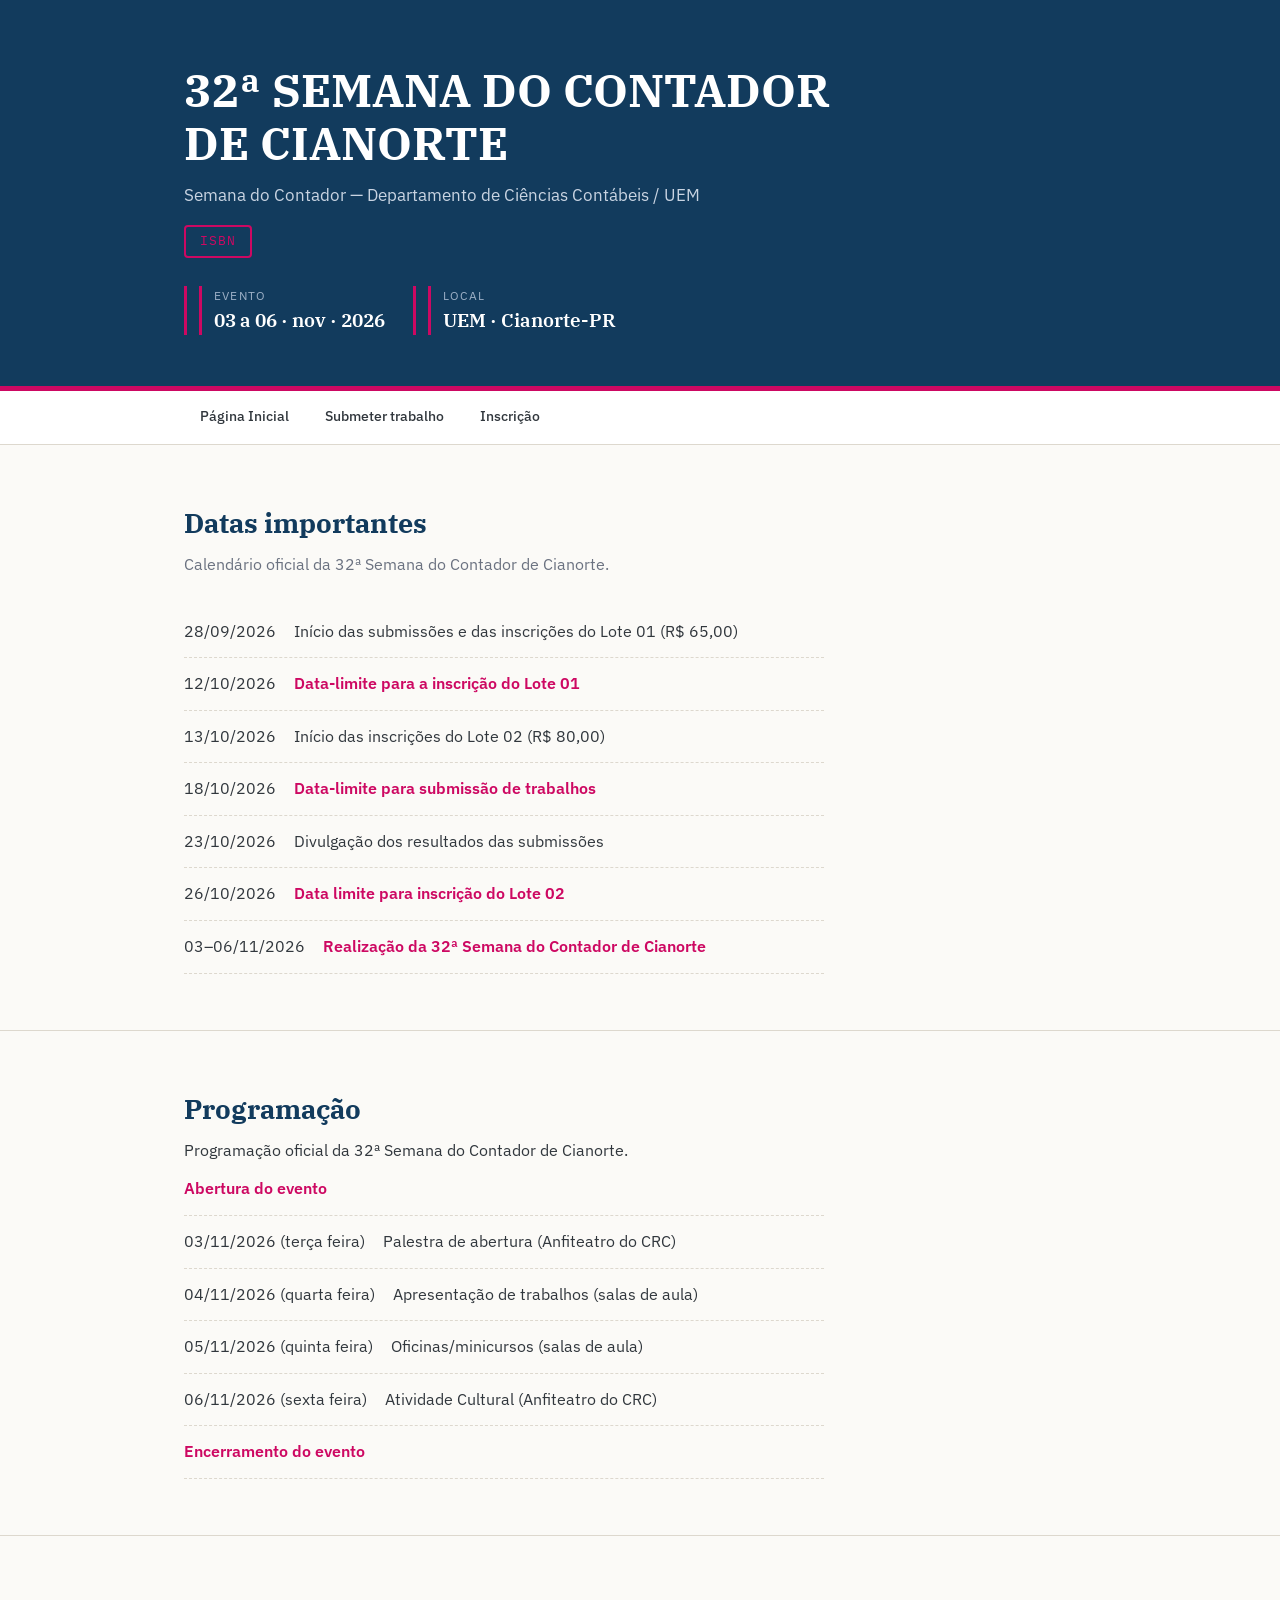
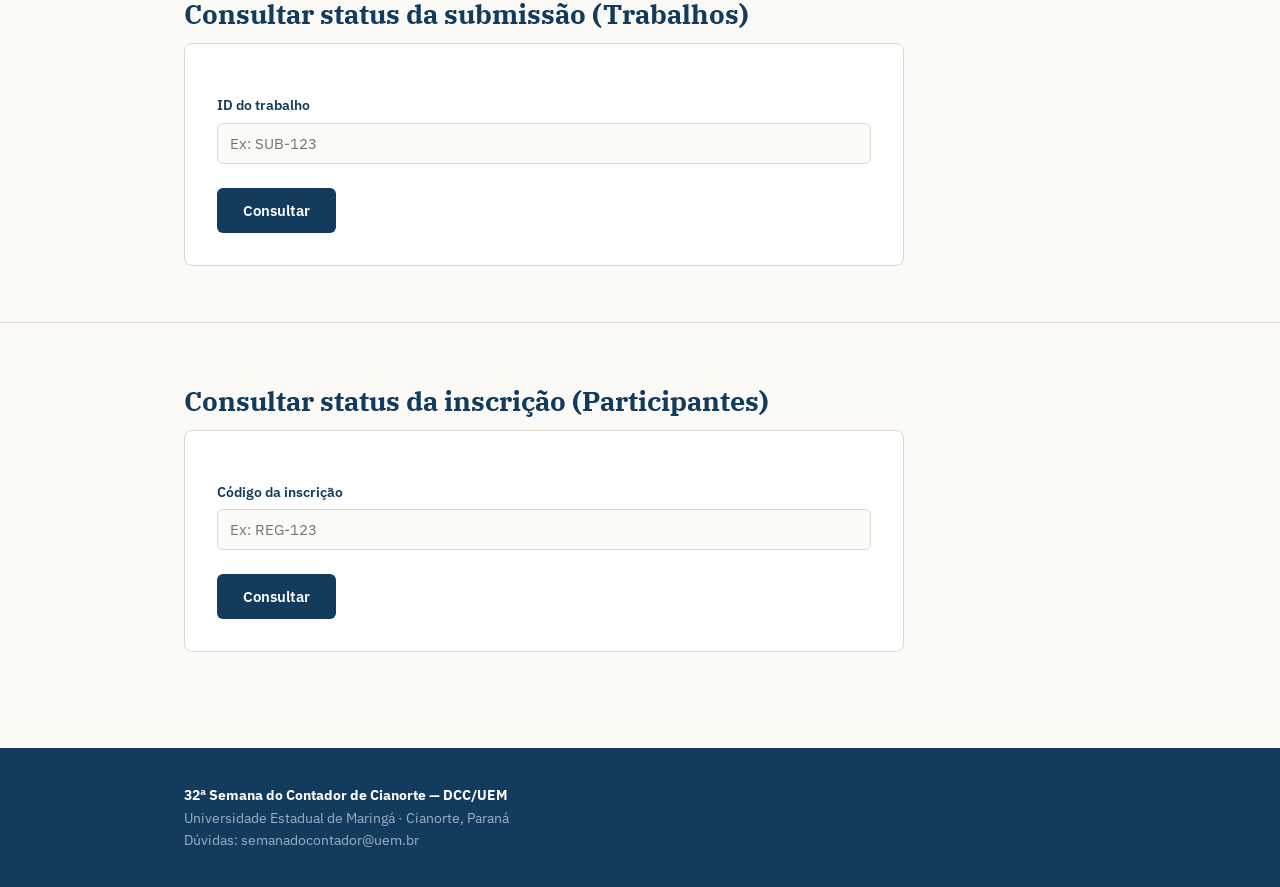
<file: index.html>
<!DOCTYPE html>
<html lang="pt-BR">
<head>
<meta charset="UTF-8">
<meta name="viewport" content="width=device-width, initial-scale=1.0">
<title>32ª Semana do Contador de Cianorte</title>
<link rel="preconnect" href="https://fonts.googleapis.com">
<link rel="preconnect" href="https://fonts.gstatic.com" crossorigin>
<link href="https://fonts.googleapis.com/css2?family=IBM+Plex+Serif:wght@500;600;700&family=IBM+Plex+Sans:wght@400;500;600&family=IBM+Plex+Mono:wght@500&display=swap" rel="stylesheet">
<link rel="stylesheet" href="style.css">
</head>
<body>

<!-- HEADER PADRONIZADO -->
<header>
  <div class="container">
    <h1>32ª SEMANA DO CONTADOR DE CIANORTE</h1>
    <p class="sub">Semana do Contador — Departamento de Ciências Contábeis / UEM</p>
    <span class="issn">ISBN</span>
    <div class="datas-topo">
      <div><div class="rotulo">Evento</div><div class="valor">03 a 06 · nov · 2026</div></div>
      <div><div class="rotulo">Local</div><div class="valor">UEM · Cianorte-PR</div></div>
    </div>
  </div>
</header>

<!-- NAV PADRONIZADA -->
<nav aria-label="Navegação">
  <div class="container">
    <a href="index.html">Página Inicial</a>
    <a href="submeter.html">Submeter trabalho</a>
    <a href="registro.html">Inscrição</a>
  </div>
</nav>

<section id="datas">
  <div class="container">
    <h2>Datas importantes</h2>
    <p class="h2-sub">Calendário oficial da 32ª Semana do Contador de Cianorte.</p>
    <ul class="cronograma">
      <li><span class="data-mono">28/09/2026</span><span class="etapa">Início das submissões e das inscrições do Lote 01 (R$ 65,00)</span></li>
      <li class="destaque"><span class="data-mono">12/10/2026</span><span class="etapa">Data-limite para a inscrição do Lote 01</span></li>
      <li><span class="data-mono">13/10/2026</span><span class="etapa">Início das inscrições do Lote 02 (R$ 80,00)</span></li>
      <li class="destaque"><span class="data-mono">18/10/2026</span><span class="etapa">Data-limite para submissão de trabalhos</span></li>
      <li><span class="data-mono">23/10/2026</span><span class="etapa">Divulgação dos resultados das submissões</span></li>
      <li class="destaque"><span class="data-mono">26/10/2026</span><span class="etapa">Data limite para inscrição do Lote 02</span></li>
      <li class="destaque"><span class="data-mono">03–06/11/2026</span><span class="etapa">Realização da 32ª Semana do Contador de Cianorte</span></li>
    </ul>
  </div>
</section>
<section id="programacao">
  <div class="container">
    <h2>Programação</h2>
    <p>Programação oficial da 32ª Semana do Contador de Cianorte.</p>
    <ul class="cronograma">
      <li class="destaque"><span class="etapa">Abertura do evento</span></li>
      <li><span class="data-mono">03/11/2026 (terça feira)</span><span class="etapa">Palestra de abertura (Anfiteatro do CRC)</span></li>
      <li><span class="data-mono">04/11/2026 (quarta feira)</span><span class="etapa">Apresentação de trabalhos (salas de aula)</span></li>
      <li><span class="data-mono">05/11/2026 (quinta feira)</span><span class="etapa">Oficinas/minicursos (salas de aula)</span></li>
      <li><span class="data-mono">06/11/2026 (sexta feira)</span><span class="etapa">Atividade Cultural (Anfiteatro do CRC)</span></li>
      <li class="destaque"><span class="etapa">Encerramento do evento</span></li>
    </ul>
  </div>
</section>

<!-- SEÇÕES INFORMATIVAS (Categorias, Áreas, Normas) Omitidas aqui por brevidade, mas devem ser mantidas conforme o original -->

<section id="status-submissao">
  <div class="container">
    <h2>Consultar status da submissão (Trabalhos)</h2>
    <div class="card">
      <label for="input-id-sub">ID do trabalho</label>
      <input type="text" id="input-id-sub" class="mono" placeholder="Ex: SUB-123">
      <button type="button" class="botao" onclick="consultarStatusSubmissao()">Consultar</button>
      <div id="resultado-status-sub"></div>
    </div>
  </div>
</section>

<section id="status-inscricao">
  <div class="container">
    <h2>Consultar status da inscrição (Participantes)</h2>
    <div class="card">
      <label for="input-id-reg">Código da inscrição</label>
      <input type="text" id="input-id-reg" class="mono" placeholder="Ex: REG-123">
      <button type="button" class="botao" onclick="consultarStatusInscricao()">Consultar</button>
      <div id="resultado-status-reg"></div>
    </div>
  </div>
</section>

<!-- FOOTER PADRONIZADO -->
<footer>
  <div class="container">
    <strong>32ª Semana do Contador de Cianorte — DCC/UEM</strong><br>
    Universidade Estadual de Maringá · Cianorte, Paraná<br>
    Dúvidas: semanadocontador@uem.br    
  </div>
</footer>

<script>
const SCRIPT_URL = "https://script.google.com/macros/s/AKfycbzW8_iEJt5ubLozWt9yFX-xvOyPUynnAjL249JZ4EJXSyOd_7Y-egoFu5Z4Dwg5lYqYSA/exec";

async function consultarStatusSubmissao() {
  const id = document.getElementById("input-id-sub").value.trim();
  const out = document.getElementById("resultado-status-sub");
  if (!id) { out.innerHTML = '<div class="msg-erro">Informe o ID.</div>'; return; }
  out.innerHTML = '<p>Consultando...</p>';
  try {
    const resp = await fetch(SCRIPT_URL + "?action=status&id=" + encodeURIComponent(id));
    const d = await resp.json();
    if (!d.ok) { out.innerHTML = '<div class="msg-erro">' + d.erro + '</div>'; return; }
    out.innerHTML = `<div class="status-caixa"><strong>${d.id}</strong> — ${d.titulo}<br>Status: <strong>${d.status}</strong></div>`;
    //out.innerHTML = `<div class="status-caixa"><strong>${d.id}</strong> — ${d.titulo}<br>Status: <strong>${d.status}</strong>${d.dataResultado ? `<br>Data de Aprovação: <strong>${d.dataResultado}</strong>` : ''}</div>`;
  } catch (e) { out.innerHTML = '<div class="msg-erro">Erro na consulta.</div>'; }
}

async function consultarStatusInscricao() {
  const id = document.getElementById("input-id-reg").value.trim();
  const out = document.getElementById("resultado-status-reg");
  if (!id) { out.innerHTML = '<div class="msg-erro">Informe o Código.</div>'; return; }
  out.innerHTML = '<p>Consultando...</p>';
  try {
    const resp = await fetch(SCRIPT_URL + "?action=status_registro&id=" + encodeURIComponent(id));
    const d = await resp.json();
    if (!d.ok) { out.innerHTML = '<div class="msg-erro">' + d.erro + '</div>'; return; }
    out.innerHTML = `<div class="status-caixa">Código: <strong>${d.id}</strong><br>Nome: ${d.nome}<br>Status: <strong>${d.status}</strong></div>`;
  } catch (e) { out.innerHTML = '<div class="msg-erro">Erro na consulta.</div>'; }
}
</script>
</body>
</html>
</file>
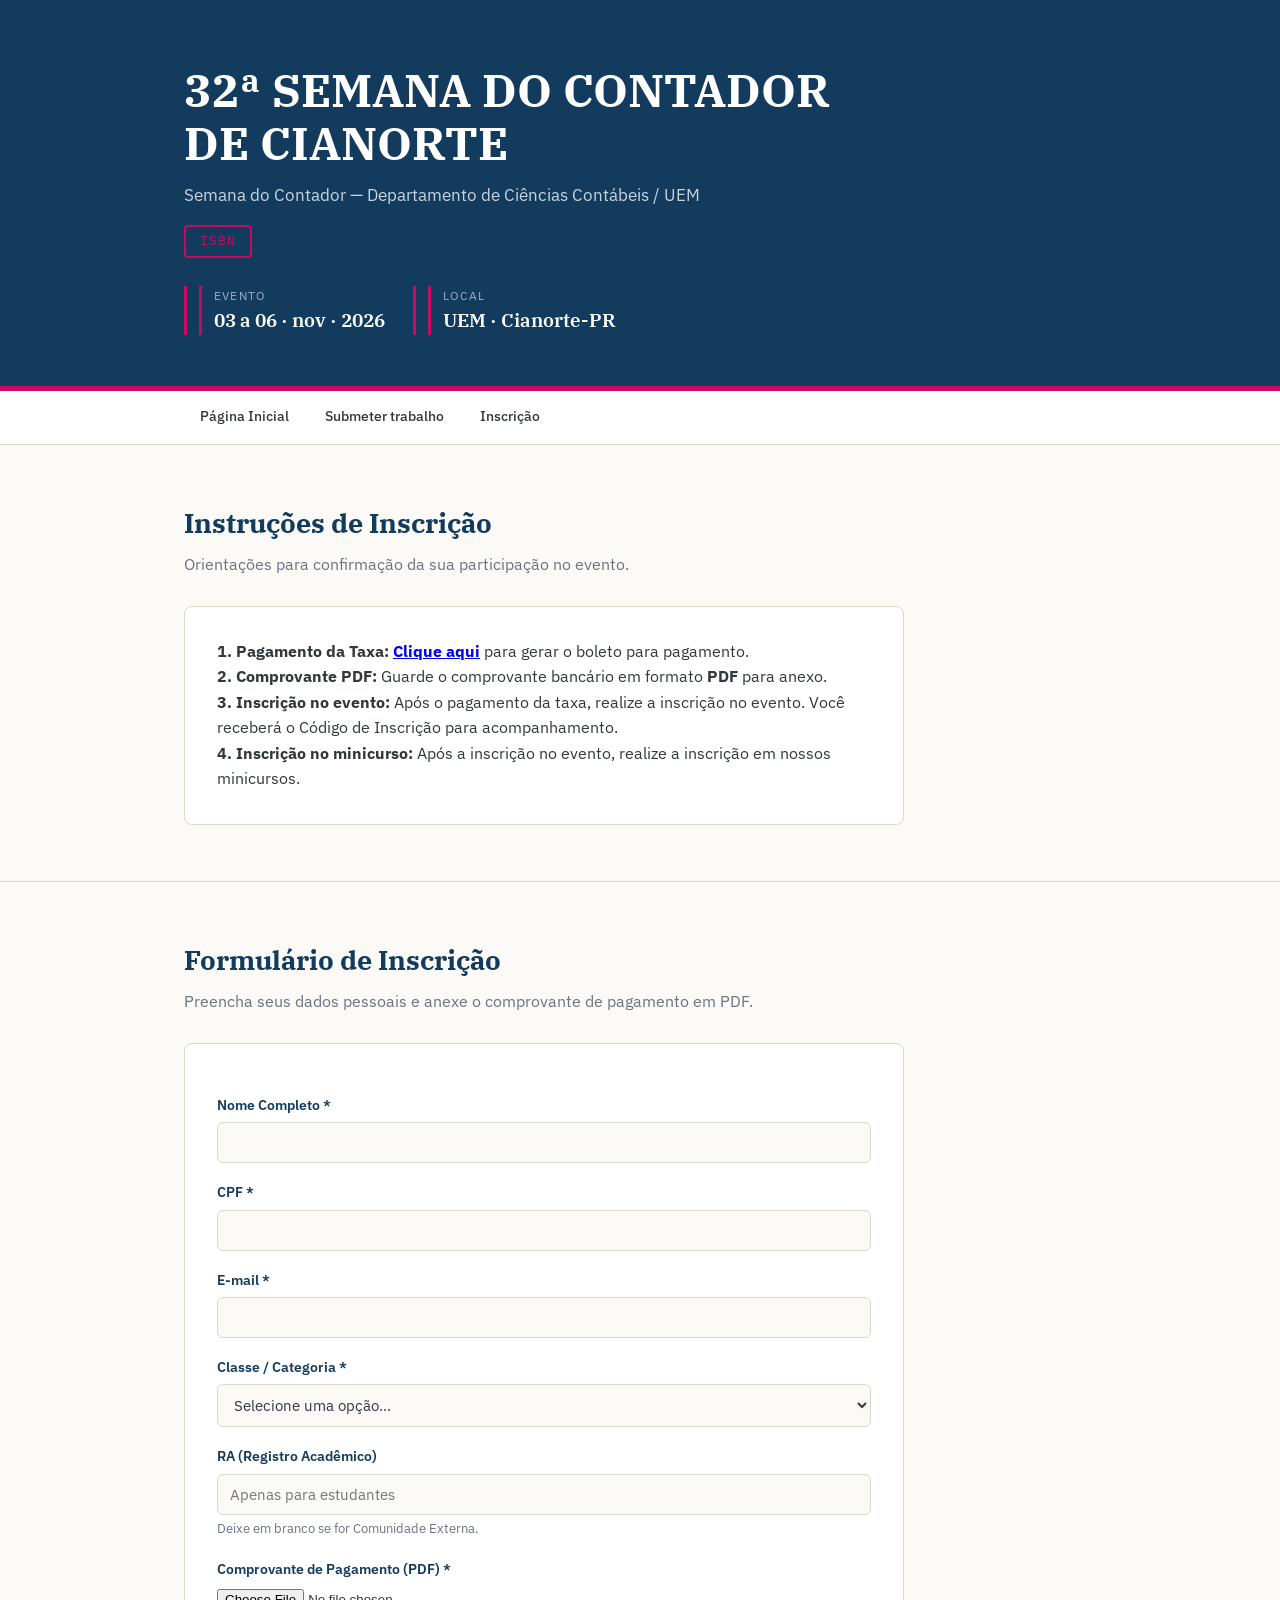
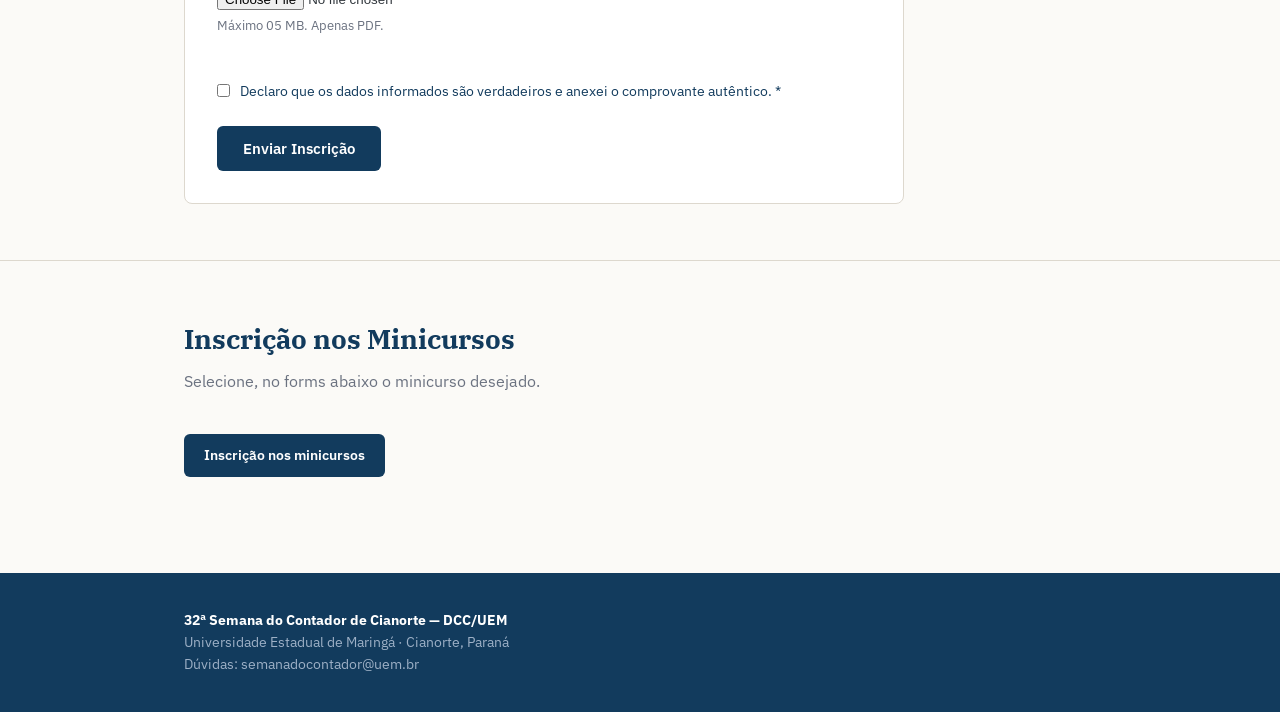
<file: registro.html>
<!DOCTYPE html>
<html lang="pt-BR">

<head>
  <meta charset="UTF-8">
  <meta name="viewport" content="width=device-width, initial-scale=1.0">
  <title>Inscrição - 32ª Semana do Contador de Cianorte</title>
  <!-- Manter as mesmas tags CSS de index_2.html aqui -->
  <link rel="preconnect" href="https://fonts.googleapis.com">
  <link rel="preconnect" href="https://fonts.gstatic.com" crossorigin>
  <link
    href="https://fonts.googleapis.com/css2?family=IBM+Plex+Serif:wght@500;600;700&family=IBM+Plex+Sans:wght@400;500;600&family=IBM+Plex+Mono:wght@500&display=swap"
    rel="stylesheet">
  <link rel="stylesheet" href="style.css">
  <!--- <style>
    :root {
      --tinta: #123B5D;
      --tinta-claro: #2A3270;
      --papel: #FBFAF7;
      --grafite: #31373D;
      --cinza: #6B7280;
      --linha: #DDD8CE;
      --ouro: #CD0862;
      --ouro-claro: #FFF8DC;
      --verde: #2F7D4F;
      --vermelho: #B3402E;
      --branco: #FFFFFF;
      --ciano: #3EC6D0;
    }

    * {
      margin: 0;
      padding: 0;
      box-sizing: border-box
    }

    html {
      scroll-behavior: smooth
    }

    body {
      font-family: 'IBM Plex Sans', sans-serif;
      background: var(--papel);
      color: var(--grafite);
      line-height: 1.6;
      font-size: 16px
    }

    h1,
    h2,
    h3 {
      font-family: 'IBM Plex Serif', serif;
      color: var(--tinta)
    }

    .mono {
      font-family: 'IBM Plex Mono', monospace
    }

    .container {
      max-width: 960px;
      margin: 0 auto;
      padding: 0 24px
    }

    /* ---------- CABEÇALHO PADRONIZADO ---------- */
    header {
      background: var(--tinta);
      color: var(--branco);
      padding: 64px 0 56px;
      position: relative;
      overflow: hidden
    }

    header::after {
      content: "";
      position: absolute;
      left: 0;
      right: 0;
      bottom: 0;
      height: 5px;
      background: var(--ouro)
    }

    header h1 {
      color: var(--branco);
      font-size: clamp(30px, 5vw, 46px);
      line-height: 1.15;
      font-weight: 700;
      max-width: 720px
    }

    header .sub {
      margin-top: 12px;
      font-size: 17px;
      color: #C9D4E2;
      max-width: 640px
    }

    .issn {
      display: inline-block;
      margin-top: 16px;
      border: 2px solid var(--ouro);
      color: var(--ouro);
      padding: 4px 14px;
      font-family: 'IBM Plex Mono', monospace;
      font-size: 13px;
      letter-spacing: .08em;
      border-radius: 4px
    }

    .datas-topo {
      margin-top: 28px;
      display: flex;
      gap: 28px;
      flex-wrap: wrap
    }

    .datas-topo div {
      border-left: 3px solid var(--ouro);
      padding-left: 12px
    }

    .datas-topo .rotulo {
      font-size: 12px;
      letter-spacing: .1em;
      text-transform: uppercase;
      color: #9DB0C6
    }

    .datas-topo .valor {
      font-family: 'IBM Plex Serif', serif;
      font-size: 19px;
      font-weight: 600;
      color: var(--branco)
    }

    /* ---------- NAVEGAÇÃO PADRONIZADA ---------- */
    nav {
      background: var(--branco);
      border-bottom: 1px solid var(--linha);
      position: sticky;
      top: 0;
      z-index: 50
    }

    nav .container {
      display: flex;
      gap: 4px;
      overflow-x: auto
    }

    nav a {
      padding: 14px 16px;
      font-size: 14px;
      font-weight: 500;
      color: var(--grafite);
      text-decoration: none;
      white-space: nowrap;
      border-bottom: 2px solid transparent
    }

    nav a:hover,
    nav a:focus-visible {
      color: var(--tinta);
      border-bottom-color: var(--ouro);
      outline: none
    }

    /* ---------- SEÇÕES ---------- */
    section {
      padding: 56px 0
    }

    section+section {
      border-top: 1px solid var(--linha)
    }

    h2 {
      font-size: 27px;
      margin-bottom: 8px
    }

    .h2-sub {
      color: var(--cinza);
      margin-bottom: 28px;
      max-width: 640px
    }

    /* ---------- CATEGORIAS ---------- */
    .cat-grid {
      display: grid;
      grid-template-columns: 1fr 1fr;
      gap: 18px;
      max-width: 640px
    }

    .cat-card {
      border: 2px solid var(--ouro);
      border-radius: 8px;
      padding: 18px
    }

    .cat-card h3 {
      color: var(--ouro);
      font-size: 18px;
      margin-bottom: 6px
    }

    .cat-card p {
      font-size: 14px;
      color: var(--cinza)
    }

    /* ---------- ÁREAS TEMÁTICAS ---------- */
    .areas-list {
      list-style: none;
      max-width: 640px
    }

    .areas-list li {
      padding: 10px 0;
      border-bottom: 1px solid var(--linha);
      display: flex;
      gap: 12px;
      align-items: baseline
    }

    .areas-list .num {
      font-family: 'IBM Plex Serif', serif;
      font-size: 22px;
      font-weight: 600;
      color: var(--ouro);
      min-width: 32px
    }

    /* ---------- FORMULÁRIOS ---------- */
    .card {
      background: var(--branco);
      border: 1px solid var(--linha);
      border-radius: 8px;
      padding: 32px;
      max-width: 720px
    }

    label {
      display: block;
      font-size: 14px;
      font-weight: 600;
      color: var(--tinta);
      margin: 18px 0 6px
    }

    input[type=text],
    input[type=email],
    select,
    textarea {
      width: 100%;
      padding: 10px 12px;
      border: 1px solid var(--linha);
      border-radius: 6px;
      font-family: 'IBM Plex Sans', sans-serif;
      font-size: 15px;
      background: var(--papel);
      color: var(--grafite)
    }

    input:focus,
    select:focus,
    textarea:focus {
      outline: 2px solid var(--tinta-claro);
      outline-offset: 1px;
      border-color: var(--tinta-claro)
    }

    textarea {
      min-height: 120px;
      resize: vertical
    }

    .hint {
      font-size: 13px;
      color: var(--cinza);
      margin-top: 4px
    }

    .autor-bloco {
      border: 1px dashed var(--linha);
      border-radius: 6px;
      padding: 14px 16px 18px;
      margin-top: 10px;
      position: relative
    }

    .autor-bloco .tag {
      font-family: 'IBM Plex Mono', monospace;
      font-size: 12px;
      color: var(--ouro);
      text-transform: uppercase;
      letter-spacing: .08em
    }

    .remover-autor {
      position: absolute;
      top: 10px;
      right: 12px;
      background: none;
      border: none;
      color: var(--vermelho);
      cursor: pointer;
      font-size: 13px;
      font-family: inherit
    }

    .botao {
      display: inline-block;
      background: var(--tinta);
      color: var(--branco);
      border: none;
      border-radius: 6px;
      padding: 13px 26px;
      font-size: 15px;
      font-weight: 600;
      font-family: 'IBM Plex Sans', sans-serif;
      cursor: pointer;
      margin-top: 24px
    }

    .botao:hover {
      background: var(--tinta-claro)
    }

    .botao:focus-visible {
      outline: 3px solid var(--ouro);
      outline-offset: 2px
    }

    .botao[disabled] {
      opacity: .55;
      cursor: wait
    }

    .botao-sec {
      background: none;
      border: 1px solid var(--tinta);
      color: var(--tinta);
      border-radius: 6px;
      padding: 9px 16px;
      font-size: 14px;
      font-weight: 500;
      cursor: pointer;
      font-family: inherit;
      margin-top: 12px
    }

    .botao-sec:hover {
      background: var(--ouro-claro)
    }

    .msg-ok {
      background: #E8F3EC;
      border-left: 3px solid var(--verde);
      padding: 16px;
      border-radius: 0 6px 6px 0;
      margin-top: 20px
    }

    .msg-erro {
      background: #FBEAE6;
      border-left: 3px solid var(--vermelho);
      padding: 16px;
      border-radius: 0 6px 6px 0;
      margin-top: 20px;
      font-size: 14px
    }

    .msg-ok .id {
      font-family: 'IBM Plex Mono', monospace;
      font-size: 22px;
      font-weight: 600;
      color: var(--tinta);
      display: block;
      margin: 6px 0
    }

    .check-linha {
      display: flex;
      gap: 10px;
      align-items: flex-start;
      margin-top: 18px;
      font-size: 14px
    }

    .check-linha input {
      margin-top: 4px
    }

    .download-link {
      display: inline-flex;
      align-items: center;
      gap: 8px;
      background: var(--ouro);
      color: var(--tinta);
      padding: 10px 20px;
      border-radius: 6px;
      text-decoration: none;
      font-weight: 600;
      font-size: 14px;
      margin-top: 12px
    }

    .download-link:hover {
      opacity: .9
    }

    /* ---------- RODAPÉ PADRONIZADO ---------- */
    footer {
      background: var(--tinta);
      color: #9DB0C6;
      padding: 36px 0;
      font-size: 14px;
      margin-top: 40px
    }

    footer strong {
      color: var(--branco)
    }

    @media(max-width:640px) {
      .cat-grid {
        grid-template-columns: 1fr
      }

      .card {
        padding: 22px
      }
    }

    @media(prefers-reduced-motion:reduce) {
      html {
        scroll-behavior: auto
      }
    }
  </style> --->
</head>

<body>

  <!-- HEADER E NAV PADRONIZADOS IDÊNTICOS AO INDEX -->
  <header>
    <div class="container">
      <h1>32ª SEMANA DO CONTADOR DE CIANORTE</h1>
      <p class="sub">Semana do Contador — Departamento de Ciências Contábeis / UEM</p>
      <span class="issn">ISBN</span>
      <div class="datas-topo">
        <div>
          <div class="rotulo">Evento</div>
          <div class="valor">03 a 06 · nov · 2026</div>
        </div>
        <div>
          <div class="rotulo">Local</div>
          <div class="valor">UEM · Cianorte-PR</div>
        </div>
      </div>
    </div>
  </header>
  <nav aria-label="Navegação">
    <div class="container">
      <a href="index.html">Página Inicial</a>
      <a href="submeter.html">Submeter trabalho</a>
      <a href="registro.html">Inscrição</a>
    </div>
  </nav>

  <!-- ==================== INSTRUÇÕES ==================== -->
  <section id="instrucoes">
    <div class="container">
      <h2>Instruções de Inscrição</h2>
      <p class="h2-sub">Orientações para confirmação da sua participação no evento.</p>
      <div class="card">
        <p><strong>1. Pagamento da Taxa:</strong> <strong><a href="https://fadec.conveniar.com.br/Eventos/Forms/Servicos/EventoDados.aspx?action=47">Clique aqui</a></strong> para gerar o boleto para pagamento.
        </p>
        <p><strong>2. Comprovante PDF:</strong> Guarde o comprovante bancário em formato <strong>PDF</strong> para
          anexo.</p>
        <!-- <p style="margin-top:10px"><strong>3. Confirmação:</strong> Após o envio, seu comprovante será analisado. Você
          receberá o Código de Inscrição para acompanhamento.</p> -->
          <p><strong>3. Inscrição no evento: </strong> Após o pagamento da taxa, realize a inscrição no evento. Você receberá o Código de Inscrição para acompanhamento.</p>
        <p><strong>4. Inscrição no minicurso:</strong> Após a inscrição no evento, realize a inscrição em nossos minicursos.</p>
      </div>
    </div>
  </section>
  <section id="registro">
    <div class="container">
      <h2>Formulário de Inscrição</h2>
      <p class="h2-sub">Preencha seus dados pessoais e anexe o comprovante de pagamento em PDF.</p>

      <div class="card">
        <div id="form-registro">
          <label for="nome">Nome Completo *</label>
          <input type="text" id="nome" maxlength="150" required>

          <label for="cpf">CPF *</label>
          <input type="text" id="cpf" maxlength="14" required>

          <label for="email">E-mail *</label>
          <input type="email" id="email" maxlength="150" required>

          <label for="classe">Classe / Categoria *</label>
          <select id="classe" required>
            <option value="" disabled selected>Selecione uma opção...</option>
            <option value="Estudante de Graduação">Estudante de Graduação</option>
            <option value="Estudante de Pós-Graduação">Estudante de Pós-Graduação</option>
            <option value="Comunidade Externa">Comunidade Externa</option>
          </select>

          <label for="ra">RA (Registro Acadêmico)</label>
          <input type="text" id="ra" maxlength="20" placeholder="Apenas para estudantes">
          <div class="hint">Deixe em branco se for Comunidade Externa.</div>

          <label for="comprovante">Comprovante de Pagamento (PDF) *</label>
          <input type="file" id="comprovante" accept="application/pdf" required>
          <p class="hint">Máximo 05 MB. Apenas PDF.</p>
          <br>
          <div class="check-linha">
            <input type="checkbox" id="decl-pagamento">
            <label for="decl-pagamento" style="margin:0;font-weight:400">Declaro que os dados informados são verdadeiros
              e anexei o comprovante autêntico. *</label>
          </div>
          <button type="button" class="botao" id="btn-enviar-registro" onclick="enviarInscricao()">Enviar
            Inscrição</button>
          <div id="resultado-registro"></div>
        </div>
      </div>
    </div>
  </section>
  <section id="categorias">
  <div class="container">
    <h2>Inscrição nos Minicursos</h2>
    <p class="h2-sub">Selecione, no forms abaixo o minicurso desejado.</p>
    <a class="download-link" href="https://forms.gle/yNNfDyQL2TY5potB6">Inscrição nos minicursos</a>
  </div>
</section>

  <!-- FOOTER PADRONIZADO IDÊNTICO AO INDEX -->
  <footer>
    <div class="container">
      <strong>32ª Semana do Contador de Cianorte — DCC/UEM</strong><br>
      Universidade Estadual de Maringá · Cianorte, Paraná<br>
      Dúvidas: semanadocontador@uem.br
    </div>
  </footer>

  <script>
    const SCRIPT_URL = "https://script.google.com/macros/s/AKfycbzW8_iEJt5ubLozWt9yFX-xvOyPUynnAjL249JZ4EJXSyOd_7Y-egoFu5Z4Dwg5lYqYSA/exec";

    function lerComprovanteBase64(input) {
      return new Promise((res, rej) => {
        const f = input.files[0];
        if (!f) return rej("Selecione o arquivo PDF.");
        if (f.type !== "application/pdf") return rej("O comprovante deve ser um arquivo PDF.");
        if (f.size > 5 * 1024 * 1024) return rej("O arquivo excede 05 MB."); // Correção aplicada aqui

        const r = new FileReader();
        r.onload = () => res(r.result.split(",")[1]);
        r.onerror = () => rej("Erro ao ler o arquivo.");
        r.readAsDataURL(f);
      });
    }

    async function enviarInscricao() {
      const out = document.getElementById("resultado-registro");
      const nome = document.getElementById("nome").value.trim();
      const cpf = document.getElementById("cpf").value.trim();
      const email = document.getElementById("email").value.trim();
      const classe = document.getElementById("classe").value;
      const ra = document.getElementById("ra").value.trim();
      const inputArquivo = document.getElementById("comprovante");
      const declPagamento = document.getElementById("decl-pagamento").checked;

      // Validação dos campos obrigatórios
      if (!nome || !cpf || !email || !classe || !inputArquivo.files.length) {
        out.innerHTML = '<div class="msg-erro">Preencha todos os campos obrigatórios.</div>';
        return;
      }

      // Validação dinâmica: obriga RA para estudantes
      if (classe.includes("Estudante") && !ra) {
        out.innerHTML = '<div class="msg-erro">O campo RA é obrigatório para estudantes.</div>';
        return;
      }

      // Validação da declaração
      if (!declPagamento) {
        out.innerHTML = '<div class="msg-erro">É necessário confirmar a declaração de veracidade dos dados.</div>';
        return;
      }

      const btn = document.getElementById("btn-enviar-registro");
      btn.disabled = true;
      btn.textContent = "Enviando...";

      try {
        const comprovanteBase64 = await lerComprovanteBase64(inputArquivo);
        const resp = await fetch(SCRIPT_URL, {
          method: "POST",
          headers: { "Content-Type": "text/plain;charset=utf-8" }, // Adicionado para evitar bloqueio CORS
          body: JSON.stringify({
            action: "registrar",
            nome,
            cpf,
            email,
            classe,
            ra,
            comprovanteBase64
          })
        });

        const dados = await resp.json();

        if (dados.ok) {
          out.innerHTML = `<div class="msg-ok">Inscrição enviada! Código: <span class="id">${dados.id}</span></div>`;

          // Limpeza completa do formulário
          document.getElementById("nome").value = "";
          document.getElementById("cpf").value = "";
          document.getElementById("email").value = "";
          document.getElementById("classe").value = "";
          document.getElementById("ra").value = "";
          document.getElementById("decl-pagamento").checked = false;
          inputArquivo.value = "";
        } else {
          out.innerHTML = `<div class="msg-erro">${dados.erro}</div>`;
        }
      } catch (e) {
        out.innerHTML = `<div class="msg-erro">${typeof e === "string" ? e : "Erro de conexão. Tente novamente."}</div>`;
      } finally {
        btn.disabled = false;
        btn.textContent = "Enviar Inscrição";
      }
    }
  </script>
</body>

</html>
</file>
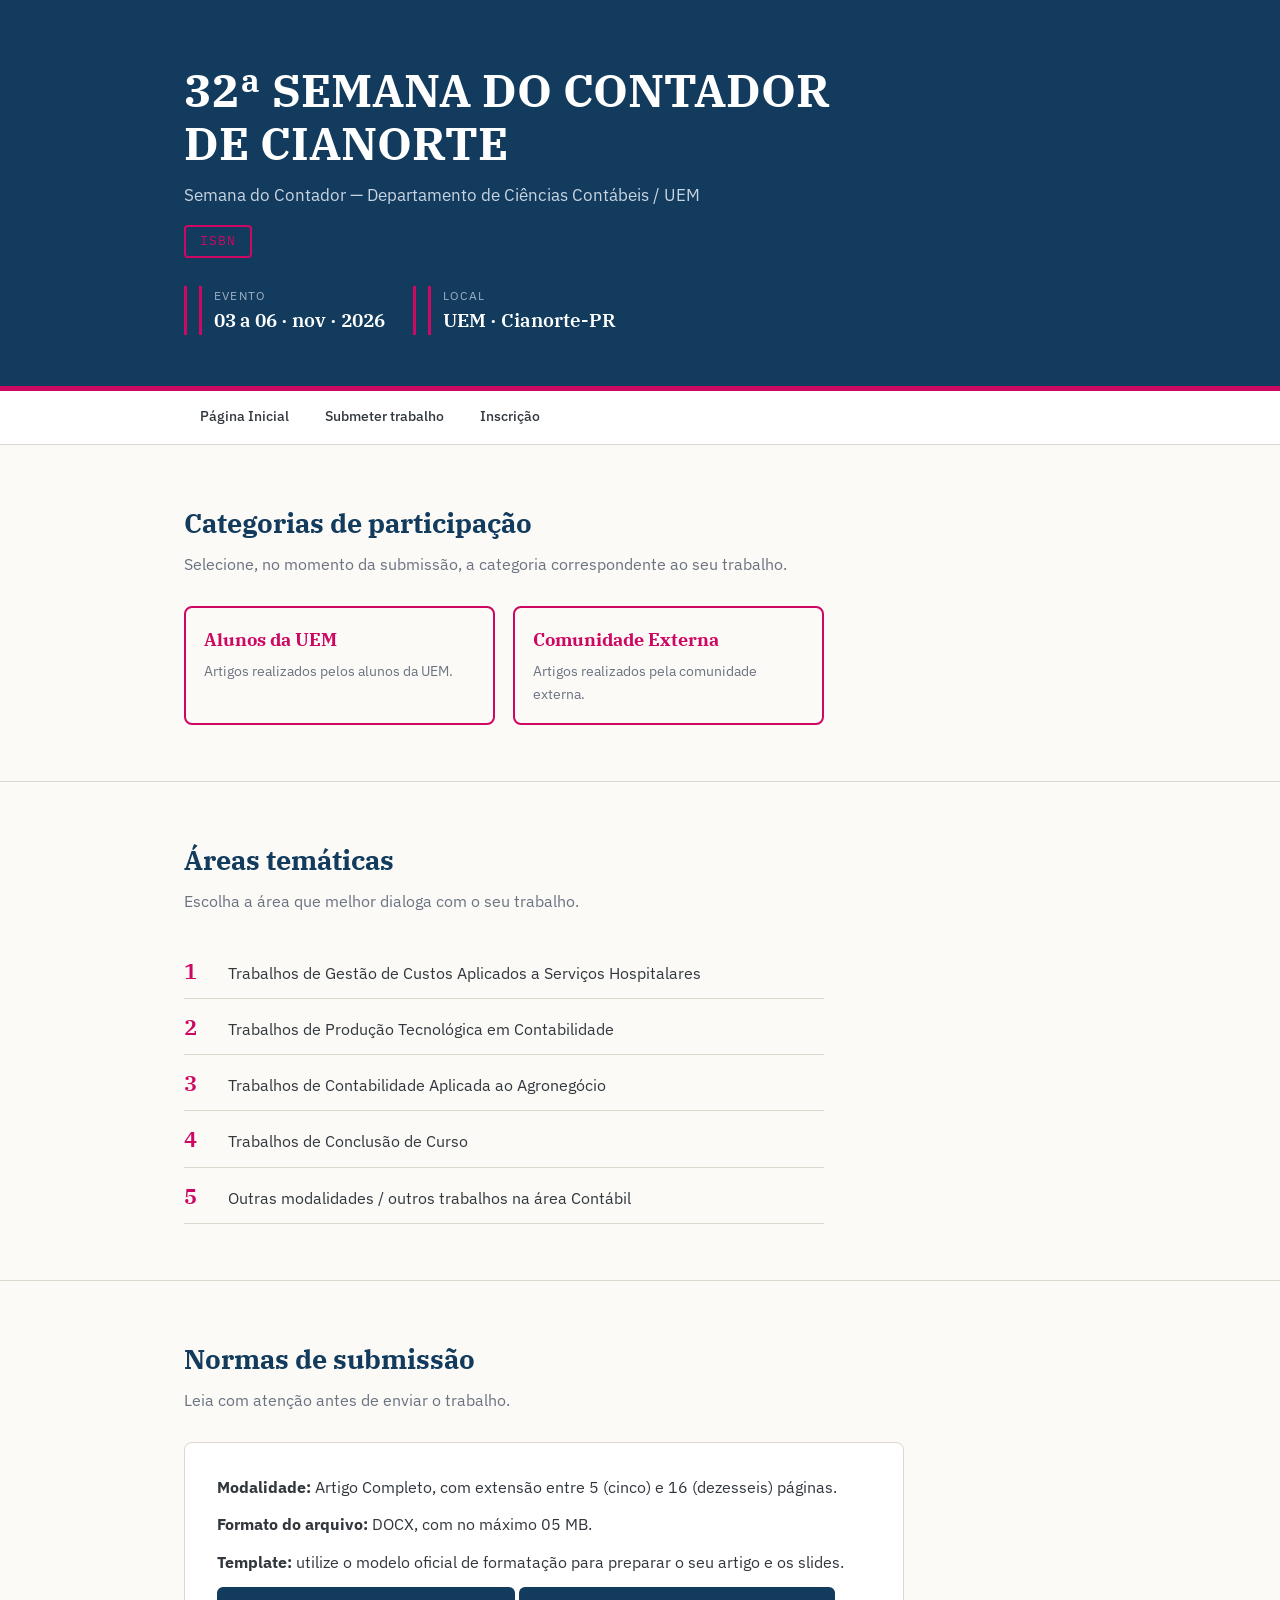
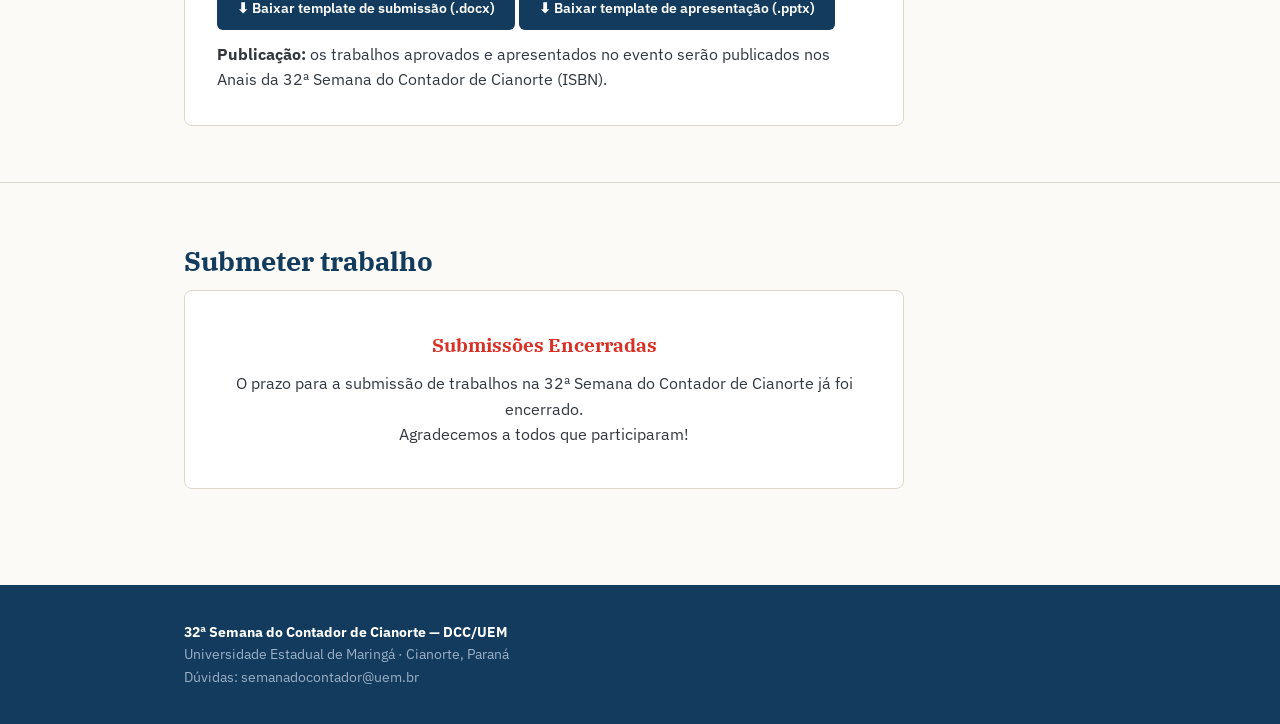
<file: submeter.html>
<!DOCTYPE html>
<html lang="pt-BR">
<head>
<meta charset="UTF-8">
<meta name="viewport" content="width=device-width, initial-scale=1.0">
<title>Submeter Trabalho - 32ª Semana do Contador de Cianorte</title>
<link rel="preconnect" href="https://fonts.googleapis.com">
<link rel="preconnect" href="https://fonts.gstatic.com" crossorigin>
<link href="https://fonts.googleapis.com/css2?family=IBM+Plex+Serif:wght@500;600;700&family=IBM+Plex+Sans:wght@400;500;600&family=IBM+Plex+Mono:wght@500&display=swap" rel="stylesheet">
<link rel="stylesheet" href="style.css">
</head>
<body>

<!-- HEADER PADRONIZADO -->
<header>
  <div class="container">
    <h1>32ª SEMANA DO CONTADOR DE CIANORTE</h1>
    <p class="sub">Semana do Contador — Departamento de Ciências Contábeis / UEM</p>
    <span class="issn">ISBN</span>
    <div class="datas-topo">
      <div><div class="rotulo">Evento</div><div class="valor">03 a 06 · nov · 2026</div></div>
      <div><div class="rotulo">Local</div><div class="valor">UEM · Cianorte-PR</div></div>
    </div>
  </div>
</header>

<!-- NAV PADRONIZADA -->
<nav aria-label="Navegação">
  <div class="container">
    <a href="index.html">Página Inicial</a>
    <a href="submeter.html">Submeter trabalho</a>
    <a href="registro.html">Inscrição</a>
  </div>
</nav>

<!-- CATEGORIAS -->
<section id="categorias">
  <div class="container">
    <h2>Categorias de participação</h2>
    <p class="h2-sub">Selecione, no momento da submissão, a categoria correspondente ao seu trabalho.</p>
    <div class="cat-grid">
      <div class="cat-card">
        <h3>Alunos da UEM</h3>
        <p>Artigos realizados pelos alunos da UEM.</p>
      </div>
      <div class="cat-card">
        <h3>Comunidade Externa</h3>
        <p>Artigos realizados pela comunidade externa.</p>
      </div>
    </div>
  </div>
</section>

<!-- ÁREAS TEMÁTICAS -->
<section id="areas">
  <div class="container">
    <h2>Áreas temáticas</h2>
    <p class="h2-sub">Escolha a área que melhor dialoga com o seu trabalho.</p>
    <ul class="areas-list">
      <li><span class="num">1</span><span>Trabalhos de Gestão de Custos Aplicados a Serviços Hospitalares</span></li>
      <li><span class="num">2</span><span>Trabalhos de Produção Tecnológica em Contabilidade</span></li>
      <li><span class="num">3</span><span>Trabalhos de Contabilidade Aplicada ao Agronegócio</span></li>
      <li><span class="num">4</span><span>Trabalhos de Conclusão de Curso</span></li>
      <li><span class="num">5</span><span>Outras modalidades / outros trabalhos na área Contábil</span></li>
    </ul>
  </div>
</section>

<!-- NORMAS DE SUBMISSÃO -->
<section id="normas">
  <div class="container">
    <h2>Normas de submissão</h2>
    <p class="h2-sub">Leia com atenção antes de enviar o trabalho.</p>
    <div class="card">
      <p><strong>Modalidade:</strong> Artigo Completo, com extensão entre 5 (cinco) e 16 (dezesseis) páginas.</p>
      <p style="margin-top:12px"><strong>Formato do arquivo:</strong> DOCX, com no máximo 05 MB.</p>
      <p style="margin-top:12px"><strong>Template:</strong> utilize o modelo oficial de formatação para preparar o seu artigo e os slides.</p>
      <a class="download-link" href="Modelo de artigo.docx" download>⬇ Baixar template de submissão (.docx)</a>
      <a class="download-link" href="Modelo de slide.pptx" download>⬇ Baixar template de apresentação (.pptx)</a>
      <p style="margin-top:12px"><strong>Publicação:</strong> os trabalhos aprovados e apresentados no evento serão publicados nos Anais da 32ª Semana do Contador de Cianorte (ISBN).</p>
    </div>
  </div>
</section>

<!-- FORMULÁRIO DE SUBMISSÃO -->
<!-- <section id="submeter">
  <div class="container">
    <h2>Submeter trabalho</h2>
    <p class="h2-sub">Preencha os dados abaixo. Após o envio, você receberá um ID de acompanhamento por e-mail.</p>

    <div class="card">
      <div id="form-submissao">
        <label for="categoria">Categoria *</label>
        <select id="categoria" required>
          <option value="">Selecione…</option>
          <option>UEM</option>
          <option>Comunidade Externa</option>
        </select>

        <label for="area">Área temática *</label>
        <select id="area" required>
          <option value="">Selecione…</option>
          <option>1. Trabalhos de Gestão de Custos Aplicados a Serviços Hospitalares</option>
          <option>2. Trabalhos de Produção Tecnológica em Contabilidade</option>
          <option>3. Trabalhos de Contabilidade Aplicada ao Agronegócio</option>
          <option>4. Trabalhos de Conclusão de Curso</option>
          <option>5. Outras modalidades / Outros trabalhos na área contábil</option>
        </select>

        <label for="titulo">Título do trabalho *</label>
        <input type="text" id="titulo" maxlength="300" required>

        <label for="resumo">Resumo *</label>
        <textarea id="resumo" maxlength="2000" required></textarea>
        <p class="hint">Cole aqui o resumo do trabalho (até 2.000 caracteres).</p>

        <label>Autores *</label>
        <p class="hint" style="margin-bottom:6px">O primeiro autor será o contato principal e receberá as comunicações do evento.</p>
        <div id="autores"></div>
        <button type="button" class="botao-sec" onclick="adicionarAutor()">+ Adicionar autor</button>

        <label for="arquivo">Arquivo do trabalho (DOCX) *</label>
        <input type="file" id="arquivo" accept=".docx,application/vnd.openxmlformats-officedocument.wordprocessingml.document" required>
        <p class="hint">Máximo 05 MB. Apenas DOCX.</p>

        <div class="check-linha">
          <input type="checkbox" id="decl-normas">
          <label for="decl-normas" style="margin:0;font-weight:400">Declaro estar ciente das normas de submissão da 32ª Semana do Contador de Cianorte. *</label>
        </div>
        <div class="check-linha">
          <input type="checkbox" id="decl-normas2">
          <label for="decl-normas2" style="margin:0;font-weight:400">Declaro que o trabalho é original, que todas as fontes foram citadas e que estou ciente que a identificação de plágio resultará na rejeição do trabalho. *</label>
        </div>
        <div class="check-linha">
          <input type="checkbox" id="decl-normas3">
          <label for="decl-normas3" style="margin:0;font-weight:400">Declaro que as ferramentas de Inteligência Artificial (se utilizadas) serviram apenas para suporte linguístico ou técnico, sem substituir a autoria humana. *</label>
        </div>
        <br>
        <button type="button" class="botao" id="btn-enviar" onclick="enviarSubmissao()">Enviar trabalho</button>
        <div id="resultado-submissao"></div>
      </div>
    </div>
  </div>
</section> --->
<!-- AVISO DE ENCERRAMENTO -->
<section id="submeter">
  <div class="container">
    <h2>Submeter trabalho</h2>
    <div class="card" style="text-align: center; padding: 40px 20px;">
      <h3 style="color: #d93025; margin-bottom: 10px;">Submissões Encerradas</h3>
      <p>O prazo para a submissão de trabalhos na 32ª Semana do Contador de Cianorte já foi encerrado.</p>
      <p>Agradecemos a todos que participaram!</p>
    </div>
  </div>
</section>

<!-- FOOTER PADRONIZADO -->
<footer>
  <div class="container">
    <strong>32ª Semana do Contador de Cianorte — DCC/UEM</strong><br>
    Universidade Estadual de Maringá · Cianorte, Paraná<br>
    Dúvidas: semanadocontador@uem.br
  </div>
</footer>

<script>
/*const SCRIPT_URL = "https://script.google.com/macros/s/AKfycbzW8_iEJt5ubLozWt9yFX-xvOyPUynnAjL249JZ4EJXSyOd_7Y-egoFu5Z4Dwg5lYqYSA/exec";

// ---------- AUTORES ----------
let numAutores = 0;
function adicionarAutor() {
  numAutores++;
  const div = document.createElement("div");
  div.className = "autor-bloco";
  div.innerHTML =
    '<span class="tag">Autor ' + numAutores + (numAutores === 1 ? " · contato" : "") + '</span>' +
    (numAutores > 1 ? '<button type="button" class="remover-autor" onclick="this.parentElement.remove()">remover</button>' : '') +
    '<label>Nome completo *</label><input type="text" class="a-nome" maxlength="120">' +
    '<label>E-mail *</label><input type="email" class="a-email" maxlength="120">' +
    '<label>Instituição *</label><input type="text" class="a-inst" maxlength="160" placeholder="ex.: UEM">';
  document.getElementById("autores").appendChild(div);
}
adicionarAutor();

function coletarAutores() {
  const blocos = document.querySelectorAll(".autor-bloco");
  const lista = [];
  for (const b of blocos) {
    const nome = b.querySelector(".a-nome").value.trim();
    const email = b.querySelector(".a-email").value.trim();
    const inst = b.querySelector(".a-inst").value.trim();
    if (!nome || !email || !inst) return null;
    lista.push({ nome, email, instituicao: inst });
  }
  return lista.length ? lista : null;
}

// ---------- ARQUIVO ---------- 
function lerArquivoBase64(input) {
  return new Promise((res, rej) => {
    const f = input.files[0];
    // if (!f) return rej("Selecione o arquivo PDF.");
    // if (f.type !== "application/pdf") return rej("O arquivo deve ser PDF.");
    // if (f.size > 10 * 1024 * 1024) return rej("O arquivo excede 10 MB.");
    if (!f) return rej("Selecione o arquivo DOCX.");
    // Checagem pela extensão é mais segura entre diferentes sistemas operacionais para arquivos Office
    if (!f.name.toLowerCase().endsWith(".docx")) return rej("O arquivo deve ser DOCX."); 
    //if (f.size > 10 * 1024 * 1024) return rej("O arquivo excede 10 MB.");
    if (f.size > 5 * 1024 * 1024) return rej("O arquivo excede 05 MB.");
    const r = new FileReader();
    r.onload = () => res(r.result.split(",")[1]);
    r.onerror = () => rej("Falha ao ler o arquivo.");
    r.readAsDataURL(f);
  });
}

// ---------- SUBMISSÃO INTEGRADA COM APPS SCRIPT UNIFICADO ----------
async function enviarSubmissao() {
  const out = document.getElementById("resultado-submissao");
  out.innerHTML = "";
  const categoria = document.getElementById("categoria").value;
  const area = document.getElementById("area").value;
  const titulo = document.getElementById("titulo").value.trim();
  const resumo = document.getElementById("resumo").value.trim();
  const autores = coletarAutores();

  if (!categoria || !area || !titulo || !resumo || !autores) {
    out.innerHTML = '<div class="msg-erro">Preencha todos os campos obrigatórios (incluindo nome, e-mail e instituição de cada autor).</div>';
    return;
  }
  if (!document.getElementById("decl-normas").checked || !document.getElementById("decl-normas2").checked || !document.getElementById("decl-normas3").checked){
    out.innerHTML = '<div class="msg-erro">É necessário aceitar todas as declarações e normas para enviar.</div>';
    return;
  }

  const btn = document.getElementById("btn-enviar");
  btn.disabled = true; 
  btn.textContent = "Enviando… aguarde";

  try {
    const arquivoBase64 = await lerArquivoBase64(document.getElementById("arquivo"));
    const resp = await fetch(SCRIPT_URL, {
      method: "POST",
      headers: { "Content-Type": "text/plain;charset=utf-8" },
      body: JSON.stringify({
        action: "submeter",
        categoria,
        area,
        titulo,
        resumo,
        autores,
        arquivoBase64
      })
    });
    const dados = await resp.json();
    if (dados.ok) {
      out.innerHTML =
        '<div class="msg-ok">Trabalho enviado com sucesso! Guarde seu ID:' +
        '<span class="id">' + dados.id + '</span>' +
        'Uma confirmação foi enviada ao e-mail do primeiro autor. Use o ID para consultar o status na página inicial.</div>';
      
      // Limpa formulário após o sucesso
      document.getElementById("form-submissao").querySelectorAll("input,select,textarea").forEach(el => {
        if (el.type === "checkbox") el.checked = false;
        else if (el.type !== "button") el.value = "";
      });
    } else {
      out.innerHTML = '<div class="msg-erro">' + (dados.erro || "Erro ao enviar.") + '</div>';
    }
  } catch (e) {
    out.innerHTML = '<div class="msg-erro">' + (typeof e === "string" ? e : "Erro de conexão. Verifique sua internet e tente novamente.") + '</div>';
  } finally {
    btn.disabled = false; 
    btn.textContent = "Enviar trabalho";
  }
}*/
</script> 
</body>
</html>
</file>
<file: style.css>
:root {
    --tinta: #123B5D;
    --tinta-claro: #2A3270;
    --papel: #FBFAF7;
    --grafite: #31373D;
    --cinza: #6B7280;
    --linha: #DDD8CE;
    --ouro: #CD0862;
    --ouro-claro: #FFF8DC;
    --verde: #2F7D4F;
    --vermelho: #B3402E;
    --branco: #FFFFFF;
    --ciano: #3EC6D0;
}

* {
    margin: 0;
    padding: 0;
    box-sizing: border-box
}

html {
    scroll-behavior: smooth
}

body {
    font-family: 'IBM Plex Sans', sans-serif;
    background: var(--papel);
    color: var(--grafite);
    line-height: 1.6;
    font-size: 16px
}

h1,
h2,
h3 {
    font-family: 'IBM Plex Serif', serif;
    color: var(--tinta)
}

.mono {
    font-family: 'IBM Plex Mono', monospace
}

.container {
    max-width: 960px;
    margin: 0 auto;
    padding: 0 24px
}

/* ---------- CABEÇALHO PADRONIZADO ---------- */
header {
    background: var(--tinta);
    color: var(--branco);
    padding: 64px 0 56px;
    position: relative;
    overflow: hidden
}

header::after {
    content: "";
    position: absolute;
    left: 0;
    right: 0;
    bottom: 0;
    height: 5px;
    background: var(--ouro)
}

header h1 {
    color: var(--branco);
    font-size: clamp(30px, 5vw, 46px);
    line-height: 1.15;
    font-weight: 700;
    max-width: 720px
}

header .sub {
    margin-top: 12px;
    font-size: 17px;
    color: #C9D4E2;
    max-width: 640px
}

.issn {
    display: inline-block;
    margin-top: 16px;
    border: 2px solid var(--ouro);
    color: var(--ouro);
    padding: 4px 14px;
    font-family: 'IBM Plex Mono', monospace;
    font-size: 13px;
    letter-spacing: .08em;
    border-radius: 4px
}

.datas-topo {
    margin-top: 28px;
    display: flex;
    gap: 28px;
    flex-wrap: wrap
}

.datas-topo div {
    border-left: 3px solid var(--ouro);
    padding-left: 12px
}

.datas-topo .rotulo {
    font-size: 12px;
    letter-spacing: .1em;
    text-transform: uppercase;
    color: #9DB0C6
}

.datas-topo .valor {
    font-family: 'IBM Plex Serif', serif;
    font-size: 19px;
    font-weight: 600;
    color: var(--branco)
}

/* ---------- NAVEGAÇÃO PADRONIZADA ---------- */
nav {
    background: var(--branco);
    border-bottom: 1px solid var(--linha);
    position: sticky;
    top: 0;
    z-index: 50
}

nav .container {
    display: flex;
    gap: 4px;
    overflow-x: auto
}

nav a {
    padding: 14px 16px;
    font-size: 14px;
    font-weight: 500;
    color: var(--grafite);
    text-decoration: none;
    white-space: nowrap;
    border-bottom: 2px solid transparent
}

nav a:hover,
nav a:focus-visible {
    color: var(--tinta);
    border-bottom-color: var(--ouro);
    outline: none
}

/* ---------- SEÇÕES ---------- */
section {
    padding: 56px 0
}

section+section {
    border-top: 1px solid var(--linha)
}

h2 {
    font-size: 27px;
    margin-bottom: 8px
}

.h2-sub {
    color: var(--cinza);
    margin-bottom: 28px;
    max-width: 640px
}

/* ---------- CATEGORIAS ---------- */
.cat-grid {
    display: grid;
    grid-template-columns: 1fr 1fr;
    gap: 18px;
    max-width: 640px
}

.cat-card {
    border: 2px solid var(--ouro);
    border-radius: 8px;
    padding: 18px
}

.cat-card h3 {
    color: var(--ouro);
    font-size: 18px;
    margin-bottom: 6px
}

.cat-card p {
    font-size: 14px;
    color: var(--cinza)
}
.cronograma {
    list-style:none;max-width:640px
}
.cronograma li {
    display:flex;gap:18px;padding:13px 0;border-bottom:1px dashed var(--linha);align-items:baseline
}
.cronograma .data {
    font-family:'IBM Plex Mono',monospace;font-size:14px;font-weight:500;color:var(--tinta);min-width:150px
}
.cronograma .destaque .data,.cronograma .destaque .etapa{
    color:var(--ouro);font-weight:600
}
/* ---------- ÁREAS TEMÁTICAS ---------- */
.areas-list {
    list-style: none;
    max-width: 640px
}

.areas-list li {
    padding: 10px 0;
    border-bottom: 1px solid var(--linha);
    display: flex;
    gap: 12px;
    align-items: baseline
}

.areas-list .num {
    font-family: 'IBM Plex Serif', serif;
    font-size: 22px;
    font-weight: 600;
    color: var(--ouro);
    min-width: 32px
}

/* ---------- FORMULÁRIOS ---------- */
.card {
    background: var(--branco);
    border: 1px solid var(--linha);
    border-radius: 8px;
    padding: 32px;
    max-width: 720px
}

label {
    display: block;
    font-size: 14px;
    font-weight: 600;
    color: var(--tinta);
    margin: 18px 0 6px
}

input[type=text],
input[type=email],
select,
textarea {
    width: 100%;
    padding: 10px 12px;
    border: 1px solid var(--linha);
    border-radius: 6px;
    font-family: 'IBM Plex Sans', sans-serif;
    font-size: 15px;
    background: var(--papel);
    color: var(--grafite)
}

input:focus,
select:focus,
textarea:focus {
    outline: 2px solid var(--tinta-claro);
    outline-offset: 1px;
    border-color: var(--tinta-claro)
}

textarea {
    min-height: 120px;
    resize: vertical
}

.hint {
    font-size: 13px;
    color: var(--cinza);
    margin-top: 4px
}

.autor-bloco {
    border: 1px dashed var(--linha);
    border-radius: 6px;
    padding: 14px 16px 18px;
    margin-top: 10px;
    position: relative
}

.autor-bloco .tag {
    font-family: 'IBM Plex Mono', monospace;
    font-size: 12px;
    color: var(--ouro);
    text-transform: uppercase;
    letter-spacing: .08em
}

.remover-autor {
    position: absolute;
    top: 10px;
    right: 12px;
    background: none;
    border: none;
    color: var(--vermelho);
    cursor: pointer;
    font-size: 13px;
    font-family: inherit
}

.botao {
    display: inline-block;
    background: var(--tinta);
    color: var(--branco);
    border: none;
    border-radius: 6px;
    padding: 13px 26px;
    font-size: 15px;
    font-weight: 600;
    font-family: 'IBM Plex Sans', sans-serif;
    cursor: pointer;
    margin-top: 24px
}

.botao:hover {
    background: var(--tinta-claro)
}

.botao:focus-visible {
    outline: 3px solid var(--ouro);
    outline-offset: 2px
}

.botao[disabled] {
    opacity: .55;
    cursor: wait
}

.botao-sec {
    background: none;
    border: 1px solid var(--tinta);
    color: var(--tinta);
    border-radius: 6px;
    padding: 9px 16px;
    font-size: 14px;
    font-weight: 500;
    cursor: pointer;
    font-family: inherit;
    margin-top: 12px
}

.botao-sec:hover {
    background: var(--ouro-claro)
}

.msg-ok {
    background: #E8F3EC;
    border-left: 3px solid var(--verde);
    padding: 16px;
    border-radius: 0 6px 6px 0;
    margin-top: 20px
}

.msg-erro {
    background: #FBEAE6;
    border-left: 3px solid var(--vermelho);
    padding: 16px;
    border-radius: 0 6px 6px 0;
    margin-top: 20px;
    font-size: 14px
}

.msg-ok .id {
    font-family: 'IBM Plex Mono', monospace;
    font-size: 22px;
    font-weight: 600;
    color: var(--tinta);
    display: block;
    margin: 6px 0
}

.check-linha {
    display: flex;
    gap: 10px;
    align-items: flex-start;
    margin-top: 18px;
    font-size: 14px
}

.check-linha input {
    margin-top: 4px
}

.download-link {
    display: inline-flex;
    align-items: center;
    gap: 8px;
    background: var(--tinta);
    color: var(--branco);
    padding: 10px 20px;
    border-radius: 6px;
    text-decoration: none;
    font-weight: 600;
    font-size: 14px;
    margin-top: 12px
}

.download-link:hover {
    opacity: .9
}

/* ---------- RODAPÉ PADRONIZADO ---------- */
footer {
    background: var(--tinta);
    color: #9DB0C6;
    padding: 36px 0;
    font-size: 14px;
    margin-top: 40px
}

footer strong {
    color: var(--branco)
}

@media(max-width:640px) {
    .cat-grid {
        grid-template-columns: 1fr
    }

    .card {
        padding: 22px
    }
}

@media(prefers-reduced-motion:reduce) {
    html {
        scroll-behavior: auto
    }
}
</file>
